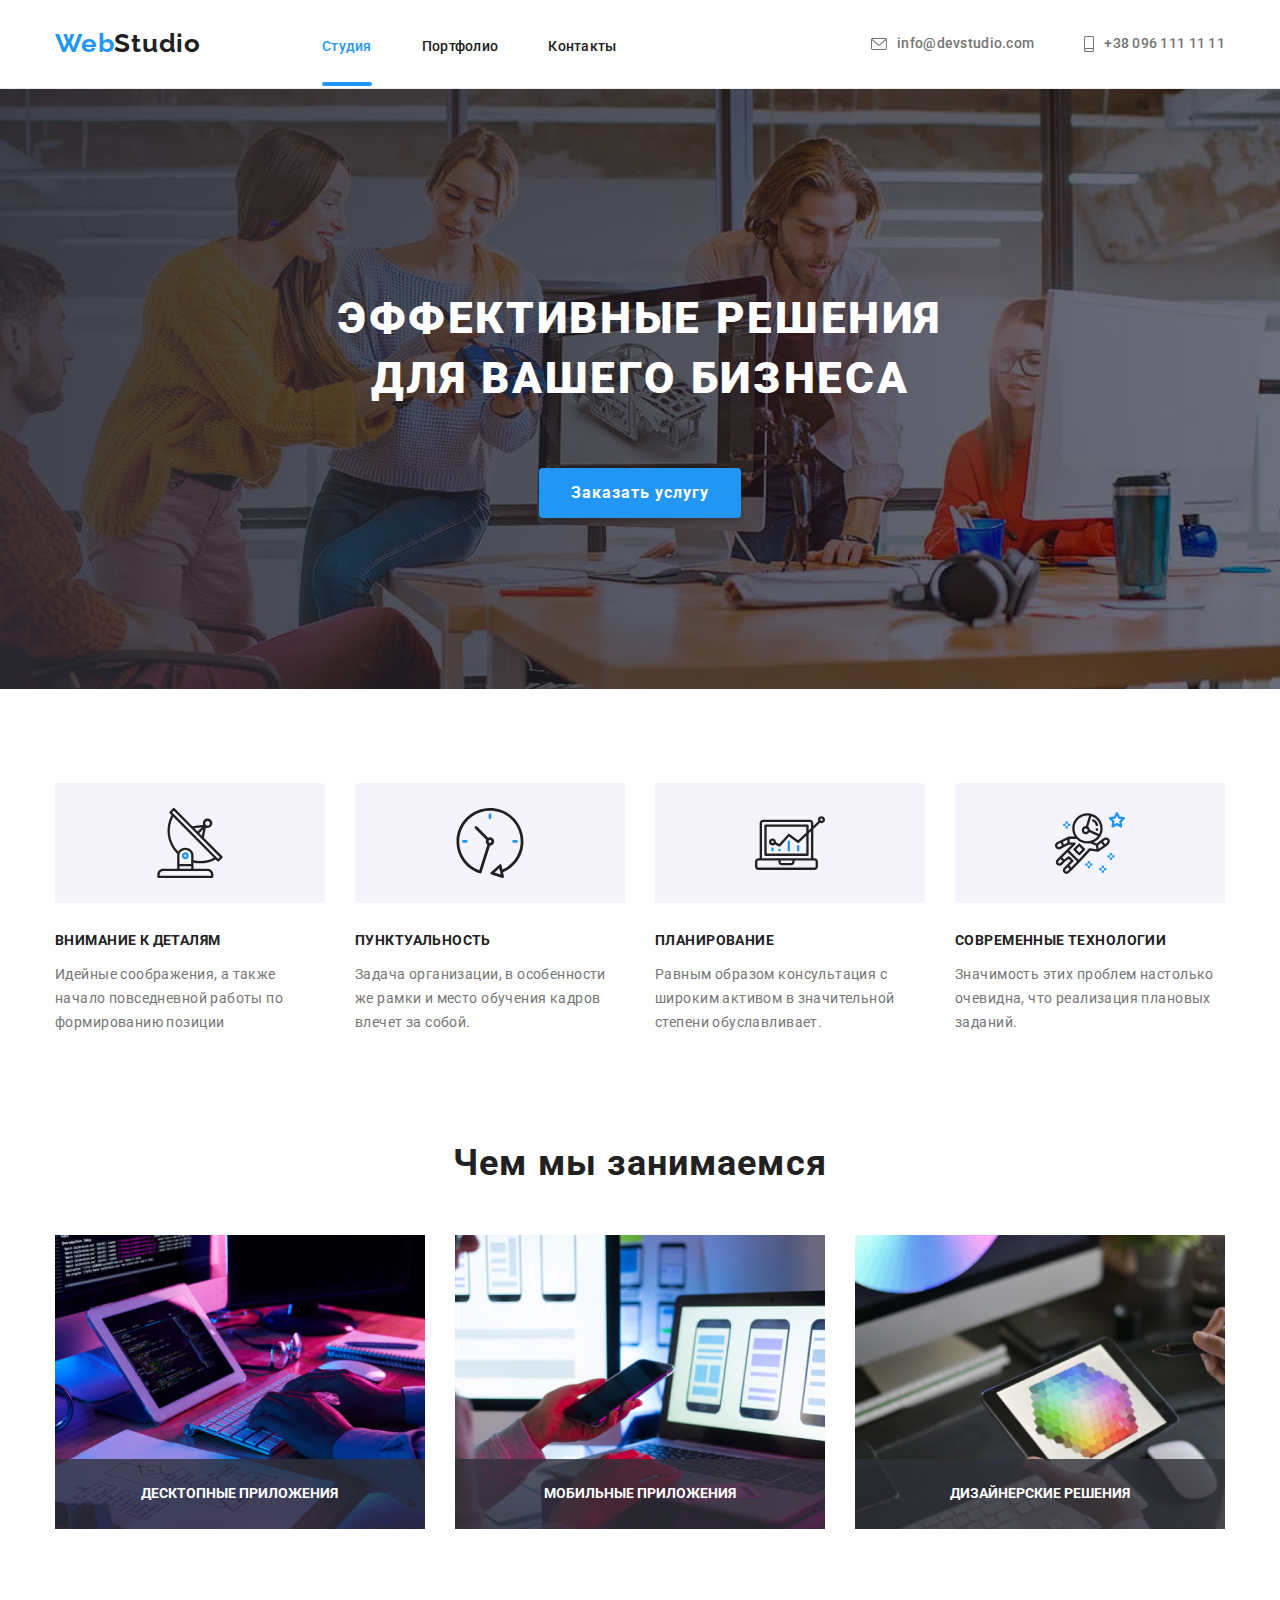
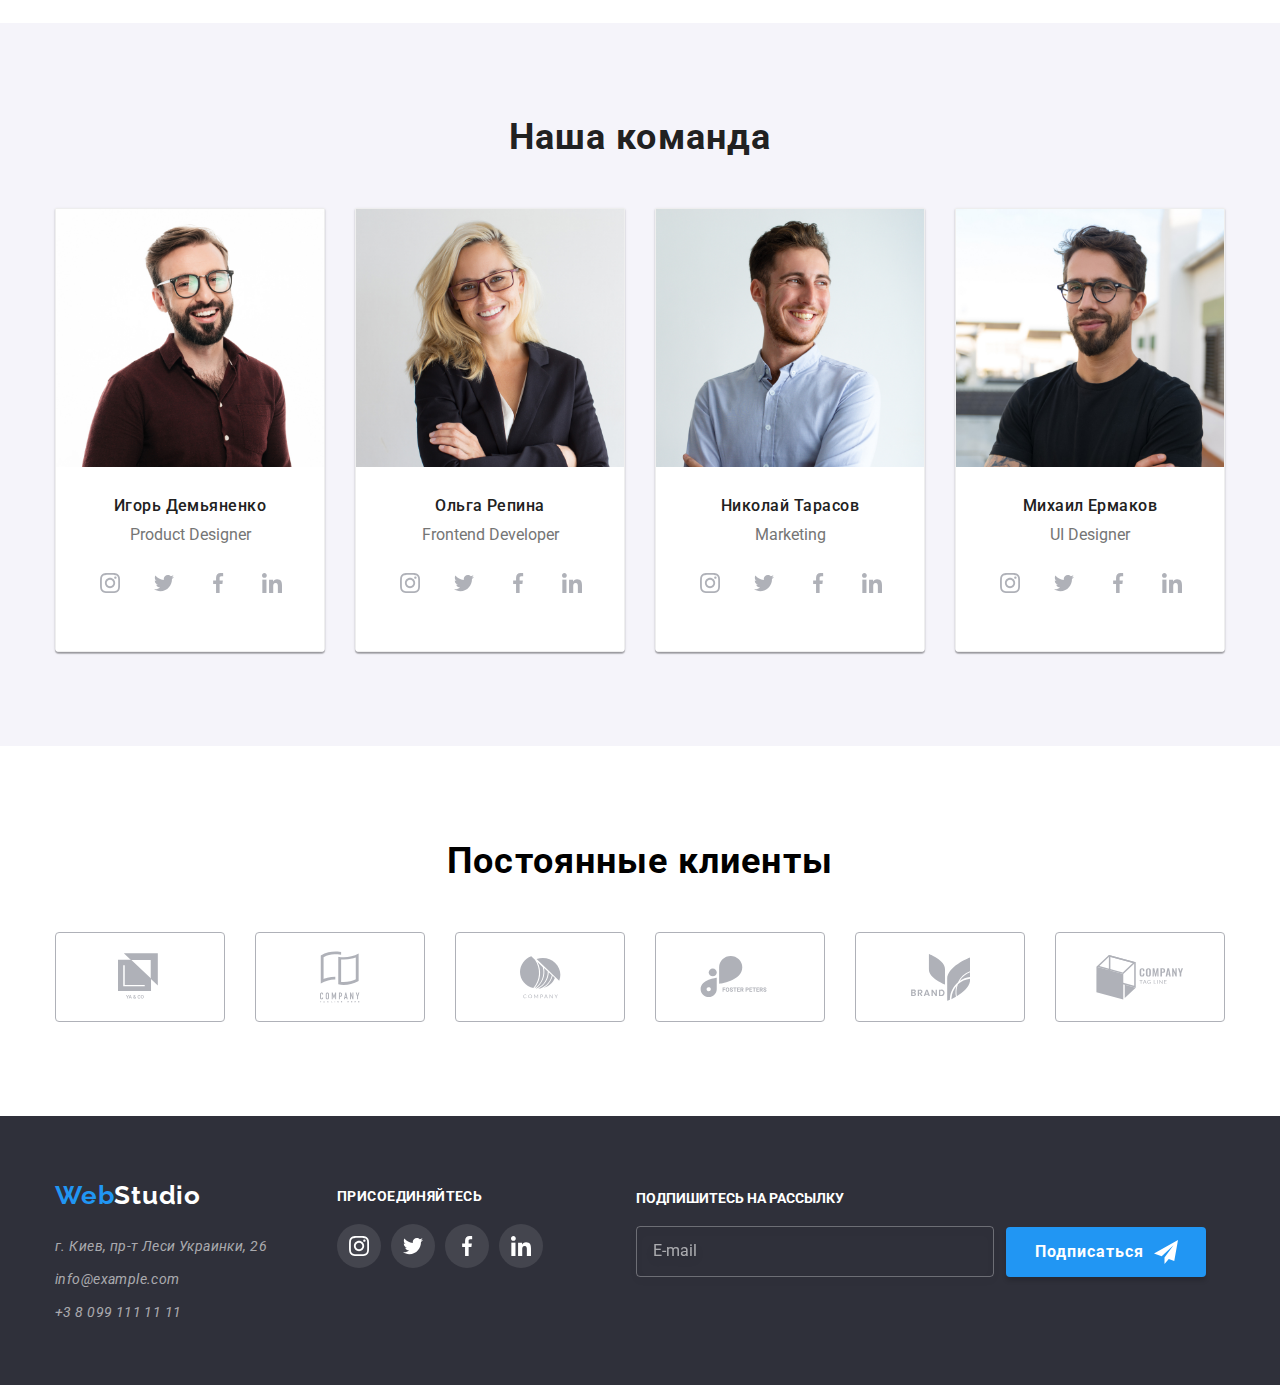
<file: index.html>
<!DOCTYPE html>
<html lang="ru">
<head>
    <meta charset="UTF-8">
    <meta name="viewport" content="width=device-width, initial-scale=1.0">
    <title>WebStudio</title>
    <link href="https://fonts.googleapis.com/css2?family=Raleway:wght@700&family=Roboto:wght@400;500;700;900&display=swap"
        rel="stylesheet">
        <link rel="stylesheet" href="https://cdnjs.cloudflare.com/ajax/libs/modern-normalize/1.0.0/modern-normalize.css">
        <link rel="stylesheet" href="./css/styles.css">
</head>
<body>

    <!-- Хэдэр -->   
    <header class="header">
      <div class="container header-container">
      <nav class="site-nav navigation">
        <a class="logo nav-logo"  href="./index.html" class="nav-logo">Web<span class="logo-studio">Studio</span></a>
        <ul class="list menu">
          <li class="menu-item"><a href="#studio" class="site-link current">Студия</a></li>
          <li class="menu-item"><a href="./portfolio.html" class="site-link">Портфолио</a></li>
          <li class="menu-item"><a href="#contacts" class="site-link">Контакты</a></li>
        </ul>
      </nav>
     
        <ul class="list menu">
          <li class="menu-item">
            <a href="mailto:info@devstudio.com" class="info">
             <svg class="icon-clients" width="16px" height="12px"> 
            <use href="./img/icons_img/symbol-defs.svg#E-mail-envelope-hover" >
            </use>
            </svg>
              info@devstudio.com
            </a>
          </li>

          <li class="menu-item" >
         <a href="tel:+380961111111" class="info">
            <svg class="icon-clients" width='10px' height='16px'>
              <use href="./img/icons_img/symbol-defs.svg#tel-smartphone">
              </use>
              </svg>
            +38 096 111 11 11</a></li>        
        </ul>
      </div>
    </header>

    <!--Уникальный контент страницы-->
    
    <main>
    
    <!-- Герой -->
    <section class="hero ">
      <div  class="container hero-content ">
      
          <h1 class="hero-title">Эффективные решения<br>для вашего бизнеса</h1>
      
        <div  class="hero-title">

         <!--- <button class="button" type="button" data-modal-open>
            Заказать услугу    ...btn...
          </button>-->
          <button class="button" type="button" data-modal-open>
       <!----  <button type="button" class="btn" data-modal-open>-->
            Заказать услугу
          </button>
          
        </div>
      </div>
    </section>
   
    <!-- Детали -->
    <section class="details">
        <div  class="container">
    <!-- скрытый заголовок h2 -->
            <h2 class="section-title visually-hidden">Особенности</h2>  
       
       
            <ul class="list details-list">
              <li class="details-item details-list-icon icon-1">
              
              <h3 class="details-title">Внимание к деталям</h3>
              <p class="details-text">Идейные соображения, а также
                  начало повседневной работы по
                  формированию позиции
              </p>
              </li>
  
              <li class="details-item  details-list-icon icon-2">
              <h3 class="details-title">Пунктуальность</h3>
              <p class="details-text">Задача организации, в особенности 
                 же рамки и место обучения кадров 
                 влечет за собой.
              </p>
              </li>
              <li class="details-item  details-list-icon icon-3">
              <h3 class="details-title">Планирование</h3>
              <p class="details-text">Равным образом консультация с
                 широким активом в значительной 
                 степени обуславливает.
              </p>           
              </li>
              <li class="details-item  details-list-icon icon-4">
              <h3 class="details-title">Современные технологии</h3>
              <p class="details-text">Значимость этих проблем настолько
                 очевидна, что реализация плановых 
                 заданий.
              </p>
              </li>
          </ul>                        
       
    </div>
    </section>
   
    <!-- Чем занимаемся -->
    <section class="occupation">
        <div  class="container">
            <h2 class="occupation-title">Чем мы занимаемся</h2>  
        <ul class="list occupation-list">
            <li class="occupation-item"><img src="img/img-1.jpg" width="370" height="294" alt="Розработка сайта" />
              <p class="wedo-content">Десктопные приложения</p>
            </li>
            <li class="occupation-item"><img src="img/img-2.jpg" width="370" height="294" alt="Адаптация сайта" />
              <p class="wedo-content">Мобильные приложения</p>
            </li>
            <li class="occupation-item"><img src="img/img-3.jpg" width="370" height="294" alt="Дизайн сайта" />
              <p class="wedo-content">Дизайнерские решения</p>
            </li>
        </ul>
    </div>            
    </section>
    
    <!-- Команда -->
    <section class="section team">
        <div  class="container">   
           
          <h2 class="team-title">Наша команда</h2>       
        <ul class="list team-list">
           
          <li class="team-item">
                <img src="img/img-4.jpg" width="270" height="260" alt="Product Designer Игорь Демьяненко" />
            <div class="team-content">   

                <h3 class="team-names">Игорь Демьяненко</h3>
                <p class="team-text">Product Designer</p>
                 
                    <ul class="list social-icons">
                        <li class="social-icons-item">
                          <a class="social-icons-link" href="https://instagram.com/" target="_blank" rel="noopener noreferer"
                            aria-label="Instagram">
                            <svg class="social-icons-svg">
                              <use href="./img/icons_img/symbol-defs.svg#instagram"></use>
                            </svg>
                          </a>
                        </li>
                        <li class="social-icons-item">
                          <a class="social-icons-link" href="https://twitter.com/" target="_blank" rel="noopener noreferer"
                            aria-label="Twitter">
                            <svg class="social-icons-svg">
                              <use href="./img/icons_img/symbol-defs.svg#twitter"></use>
                            </svg>
                          </a>
                        </li>
                        <li class="social-icons-item">
                          <a class="social-icons-link" href="https://facebook.com/" target="_blank" rel="noopener noreferer"
                            aria-label="Facebook">
                            <svg class="social-icons-svg">
                              <use href="./img/icons_img/symbol-defs.svg#facebook"></use>
                            </svg>
                          </a>
                        </li>
                        <li class="social-icons-item">
                          <a class="social-icons-link" href="https://linkedin.com/" target="_blank" rel="noopener noreferer"
                            aria-label="Linkedin">
                            <svg class="social-icons-svg">
                              <use href="./img/icons_img/symbol-defs.svg#linkedin"></use>
                            </svg>
                          </a>
                        </li>
                      </ul>
             </div>    
           </li>        
            <li class="team-item">
                <img src="img/img-5.jpg" width="270" height="260" alt="Frontend Developer Ольга Репина" />
              <div class="team-content">  
                <h3 class="team-names">Ольга Репина</h3>
                <p class="team-text">Frontend Developer</p>
                <ul class="list social-icons">
                  <li class="social-icons-item">
                    <a class="social-icons-link" href="https://instagram.com/" target="_blank" rel="noopener noreferer"
                      aria-label="Instagram">
                      <svg class="social-icons-svg">
                        <use href="./img/icons_img/symbol-defs.svg#instagram"></use>
                      </svg>
                    </a>
                  </li>
                  <li class="social-icons-item">
                    <a class="social-icons-link" href="https://twitter.com/" target="_blank" rel="noopener noreferer"
                      aria-label="Twitter">
                      <svg class="social-icons-svg">
                        <use href="./img/icons_img/symbol-defs.svg#twitter"></use>
                      </svg>
                    </a>
                  </li>
                  <li class="social-icons-item">
                    <a class="social-icons-link" href="https://facebook.com/" target="_blank" rel="noopener noreferer"
                      aria-label="Facebook">
                      <svg class="social-icons-svg">
                        <use href="./img/icons_img/symbol-defs.svg#facebook"></use>
                      </svg>
                    </a>
                  </li>
                  <li class="social-icons-item">
                    <a class="social-icons-link" href="https://linkedin.com/" target="_blank" rel="noopener noreferer"
                      aria-label="Linkedin">
                      <svg class="social-icons-svg">
                        <use href="./img/icons_img/symbol-defs.svg#linkedin"></use>
                      </svg>
                    </a>
                  </li>
                </ul>
           </div>
           </li>
          
            <li class="team-item">
                <img src="img/img-6.jpg" width="270" height="260" alt="Marketing Николай Тарасов" />
               <div class="team-content"> 
                <h3 class="team-names">Николай Тарасов</h3>
                <p class="team-text">Marketing</p>
                <ul class="list social-icons">
                  <li class="social-icons-item">
                    <a class="social-icons-link" href="https://instagram.com/" target="_blank" rel="noopener noreferer"
                      aria-label="Instagram">
                      <svg class="social-icons-svg">
                        <use href="./img/icons_img/symbol-defs.svg#instagram"></use>
                      </svg>
                    </a>
                  </li>
                  <li class="social-icons-item">
                    <a class="social-icons-link" href="https://twitter.com/" target="_blank" rel="noopener noreferer"
                      aria-label="Twitter">
                      <svg class="social-icons-svg">
                        <use href="./img/icons_img/symbol-defs.svg#twitter"></use>
                      </svg>
                    </a>
                  </li>
                  <li class="social-icons-item">
                    <a class="social-icons-link" href="https://facebook.com/" target="_blank" rel="noopener noreferer"
                      aria-label="Facebook">
                      <svg class="social-icons-svg">
                        <use href="./img/icons_img/symbol-defs.svg#facebook"></use>
                      </svg>
                    </a>
                  </li>
                  <li class="social-icons-item">
                    <a class="social-icons-link" href="https://linkedin.com/" target="_blank" rel="noopener noreferer"
                      aria-label="Linkedin">
                      <svg class="social-icons-svg">
                        <use href="./img/icons_img/symbol-defs.svg#linkedin"></use>
                      </svg>
                    </a>
                  </li>
                </ul>
           </div>
            </li>
         
            <li class="team-item">
                <img src="img/img-7.jpg" width="270" height="260" alt="UI Designer Михаил Ермаков" />
               <div class="team-content">
                <h3 class="team-names">Михаил Ермаков</h3>
                <p class="team-text">UI Designer</p>
                <ul class="list social-icons">
                  <li class="social-icons-item">
                    <a class="social-icons-link" href="https://instagram.com/" target="_blank" rel="noopener noreferer"
                      aria-label="Instagram">
                      <svg class="social-icons-svg">
                        <use href="./img/icons_img/symbol-defs.svg#instagram"></use>
                      </svg>
                    </a>
                  </li>
                  <li class="social-icons-item">
                    <a class="social-icons-link" href="https://twitter.com/" target="_blank" rel="noopener noreferer"
                      aria-label="Twitter">
                      <svg class="social-icons-svg">
                        <use href="./img/icons_img/symbol-defs.svg#twitter"></use>
                      </svg>
                    </a>
                  </li>
                  <li class="social-icons-item">
                    <a class="social-icons-link" href="https://facebook.com/" target="_blank" rel="noopener noreferer"
                      aria-label="Facebook">
                      <svg class="social-icons-svg">
                        <use href="./img/icons_img/symbol-defs.svg#facebook"></use>
                      </svg>
                    </a>
                  </li>
                  <li class="social-icons-item">
                    <a class="social-icons-link" href="https://linkedin.com/" target="_blank" rel="noopener noreferer"
                      aria-label="Linkedin">
                      <svg class="social-icons-svg">
                        <use href="./img/icons_img/symbol-defs.svg#linkedin"></use>
                      </svg>
                    </a>
                  </li>
                </ul>
               </div>
              </li>
        
        </ul>
        </div>  
    </section>


     <!-- Постоянные клиенты -->
     
     <div class="clients-bgc"></div>
      <section class="container">
        <div class="clients">
          <h2 class="clients-title">Постоянные клиенты</h2>
          <ul class="list clients-logo">
            <li class="icon-item">
              <a class="link icon-link" href="">
            <svg class="icon-clients" width="44" height="49">
              <use href=" ./img/icons_img/symbol-defs.svg#logo-1-3">
              </use>
            </svg>
          </a>
          </li>
          <li class="icon-item">
            <a class="link icon-link" href="">
              <svg class="icon-clients" width="40" height="52">
                <use href=" ./img/icons_img/symbol-defs.svg#logo-2-3"></use>
              </svg>
            </a>
          </li>
          <li class="icon-item">
            <a class="link icon-link" href="">
              <svg class="icon-clients" width="41" height="43">
                <use href=" ./img/icons_img/symbol-defs.svg#logo-3-3"></use>
              </svg>
            </a>
          </li>
          <li class="icon-item">
            <a class="link icon-link" href="">
              <svg class="icon-clients" width="80" height="42">
                <use href=" ./img/icons_img/symbol-defs.svg#logo-4-3"></use>
              </svg>
            </a>
          </li>
          <li class="icon-item">
            <a class="link icon-link" href="">
              <svg class="icon-clients" width="59" height="47">
                <use href=" ./img/icons_img/symbol-defs.svg#logo-5-3"></use>
              </svg>
            </a>
          </li>
          <li class="icon-item">
            <a class="link icon-link" href="">
              <svg class="icon-clients" width="88" height="45">
                <use href=" ./img/icons_img/symbol-defs.svg#logo-6-3"></use>
              </svg>
            </a>
 </li>
  </ul>
  
  </div>
  </section>
  </div>
    </main> 

    <!-- Футер -->
    <footer class="footer">
       <div  class="container">
        <div class="footer-content">
          <div class="logo-cellar">
        <a href="./index.html" class="footer-logo">Web<span class="footer-span">Studio</span></a>
        
        <address id="contacts" class="f-address">
            <ul class="list footer-list">
                <li class="item">
                  <a href="https://goo.gl/maps/YbcNqUV9bsxS3P7BA" target="blanc" rel="noopener noopener" class="footer-info">г. Киев, пр-т Леси Украинки, 26</a>
                </li>
                <li class="item">
                  <a href="mailto:info@example.com" class="footer-info">info@example.com</a>
                </li>
                <li cclass="item">
                  <a href="tel:+380991111111" class="footer-info">+3 8 099 111 11 11</a> 
                </li>
            </ul>
        </address>
      </div>
      <div class="footer-social">
        <p class="text-connect">присоединяйтесь</p>
        <ul class="list social-icons-footer">
          <li class="social-icons-item">
            <a class="social-icons-link-footer" href="https://instagram.com/" target="_blank" rel="noopener noreferer"
              aria-label="Instagram">
              <svg class="social-icons-footer-svg">
                <use href="./img/icons_img/symbol-defs.svg#instagram"></use>
              </svg>
            </a>
          </li>
          <li class="social-icons-item">
            <a class="social-icons-link-footer" href="https://twitter.com/" target="_blank" rel="noopener noreferer"
              aria-label="Twitter">
              <svg class="social-icons-footer-svg">
                <use href="./img/icons_img/symbol-defs.svg#twitter"></use>
              </svg>
            </a>
          </li>
          <li class="social-icons-item">
            <a class="social-icons-link-footer" href="https://facebook.com/" target="_blank" rel="noopener noreferer"
              aria-label="Facebook">
              <svg class="social-icons-footer-svg">
                <use href="./img/icons_img/symbol-defs.svg#facebook"></use>
              </svg>
            </a>
          </li>
          <li class="social-icons-item">
            <a class="social-icons-link-footer" href="https://linkedin.com/" target="_blank" rel="noopener noreferer"
              aria-label="Linkedin">
              <svg class="social-icons-footer-svg">
                <use href="./img/icons_img/symbol-defs.svg#linkedin"></use>
              </svg>
            </a>
          </li>
        </ul>
      </div>
      <div class="footer-form-container">
        <form class="footer-form">
          <div class="footer-mai-input">
            <label for="footer-mail">Подпишитесь на рассылку</label>
            <input class="helper" type="text" name="footer-mail" id="footer-mail" placeholder="E-mail">
          </div>
          
          <button type="submit">Подписаться <svg class="footer-form-icon"
            width="24px" height="24px">
            <use href="./img/icons_img/symbol-defs.svg#icon-send"></use>
          </svg></button>
        </form>
      </div>
    </div>
    </footer>
    <!-- modal -->
    <div class="backdrop is-hidden" data-modal>
      <div class="modal">
        <button class="modal-button" type="button" data-modal-close><svg width="18px" height="18px">
          <use href=" ./img/icons_img/symbol-defs.svg#close-black-18dp-2-1"></use>
        </svg></button>
        <div class="modal-content">
       <form action="">
          <p class="title">Оставьте свои данные, мы вам перезвоним</p>
      
          <label class="modal-content-label">
            Имя
            <input class="modal-content-imput" type="text" name="user-name">
            <svg class="modal-content-icon" width="18px" height="18px">
              <use href=" ./img/icons_img/symbol-defs.svg#person-black-18dp-1"></use>
            </svg>
          </label>
           <label class="modal-content-label">
              Телефон
            <input class="modal-content-imput" type="tel" name="user-phone"> 
            <svg class="modal-content-icon" width="18px" height="18px">
              <use href=" ./img/icons_img/symbol-defs.svg#phone-black-18dp-1"></use>
            </svg>
          </label>          
          <label class="modal-content-label">
            Почта
            <input class="modal-content-imput" type="email" name="user-mail"> 
            <svg class="modal-content-icon" width="18px" height="18px">
              <use href=" ./img/icons_img/symbol-defs.svg#email-black-18dp-1"></use>
            </svg>
          </label>          
          <label class="modal-content-label">
            Комментарий
            <textarea class="modal-content-imput coments" name="user-comments" rows="10" placeholder="Введите текст"></textarea>
            
          </label>          
          <label class="modal-content-check">
            <input class="modal-input-check hidden" type="checkbox" name="user-contract" >
            <a class="link" href="">Условия договора </a>Соглашаюсь с рассылкой и принимаю
            <span class="input-check-castom"><svg width="14px" height="13px">
              <use href=" ./img/icons_img/symbol-defs.svg#check"></use>
            </svg>
          </span>
          </label>
                    
          <button class="modal-content-button" type="submit">Отправить</button>
      </form>
        </div>
      </div>
    </div>  
    <script src="./js/modal.js"></script>
</body>
</html>
</file>
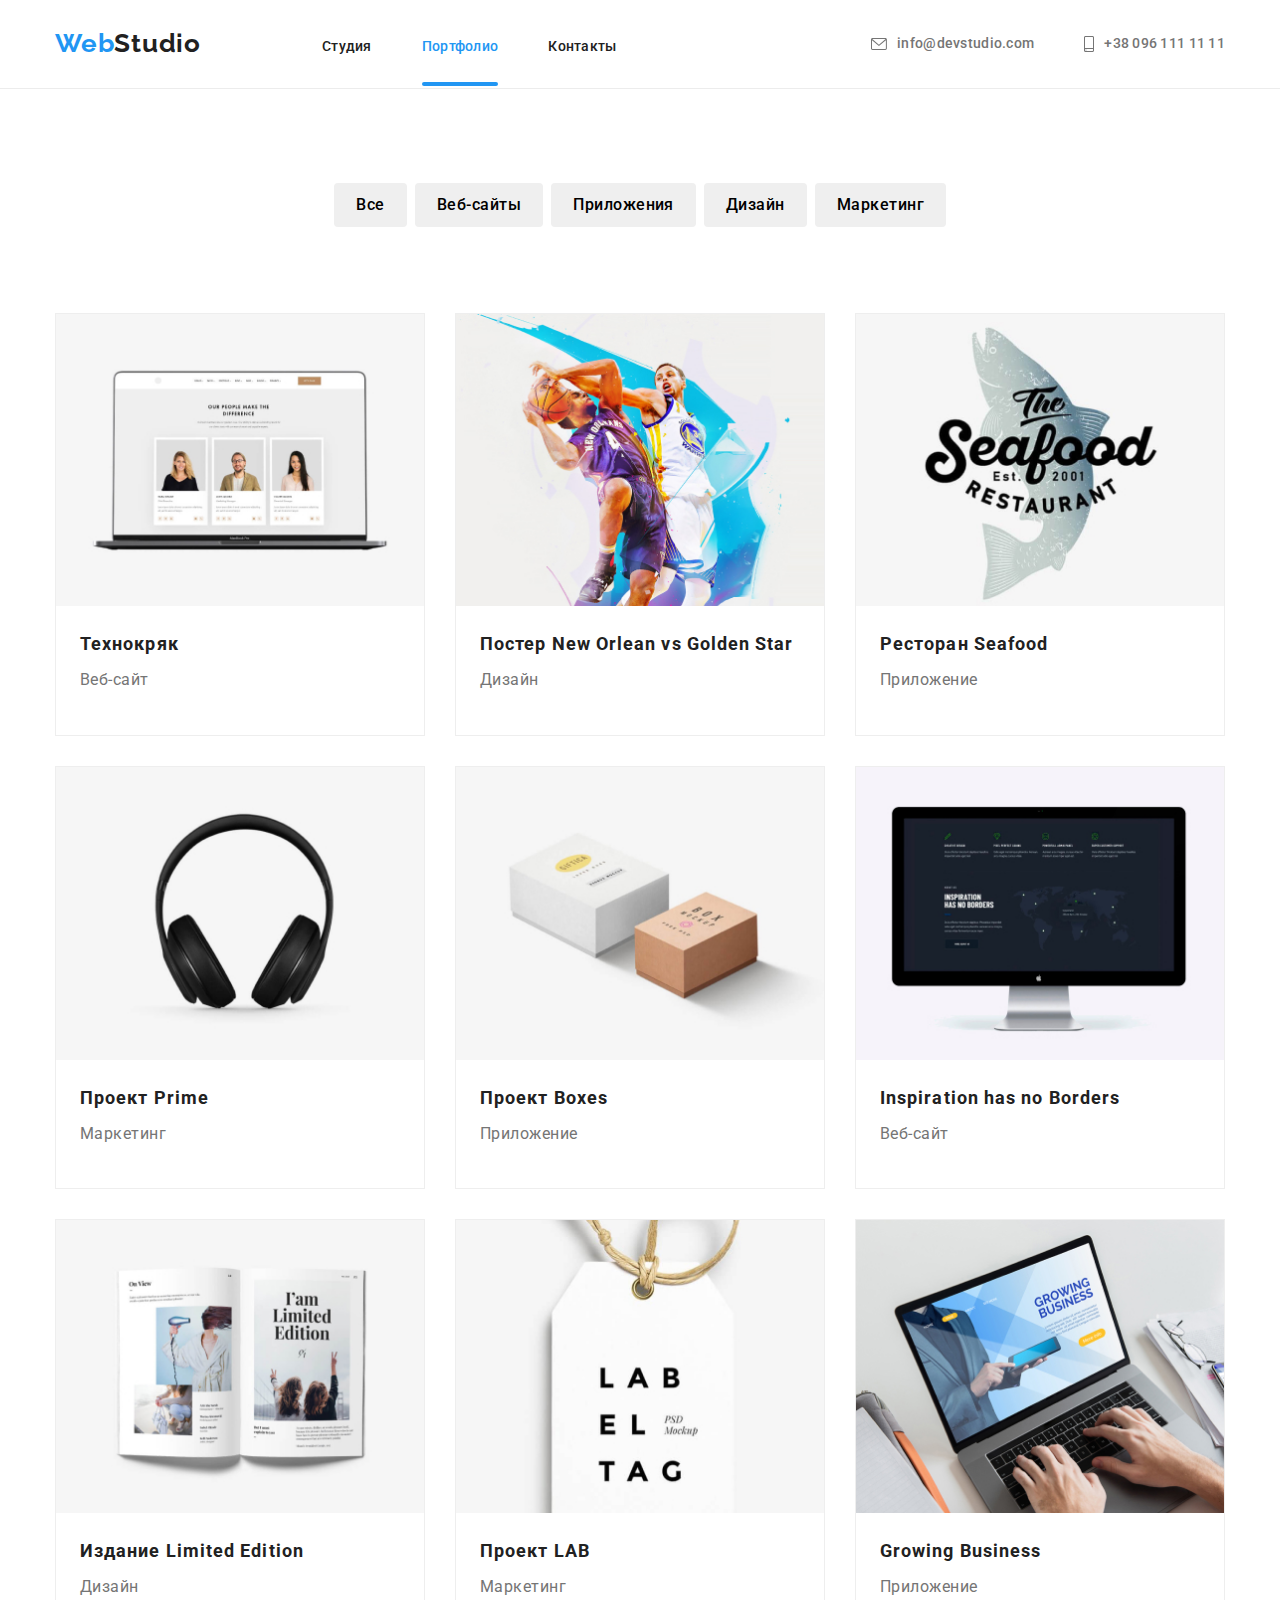
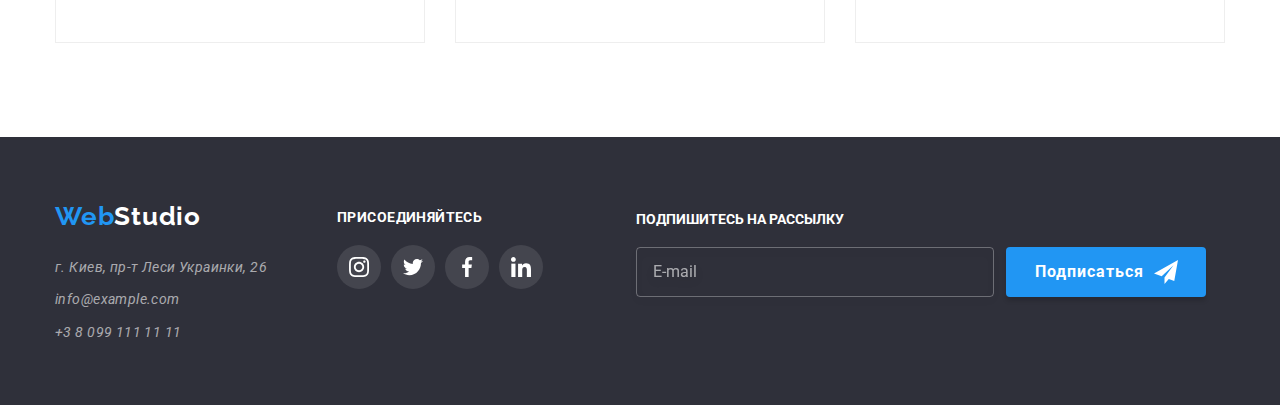
<file: portfolio.html>
<!DOCTYPE html>
<html lang="ru">
<head>
    <meta charset="UTF-8">
    <meta name="viewport" content="width=device-width, initial-scale=1.0">
    <title>Portfolio </title>
    <link href="https://fonts.googleapis.com/css2?family=Raleway:wght@700&family=Roboto:wght@400;500;700;900&display=swap"
    rel="stylesheet">
    <link rel="stylesheet" href="https://cdnjs.cloudflare.com/ajax/libs/modern-normalize/1.0.0/modern-normalize.css">
    <link rel="stylesheet" href="./css/styles.css">
</head>
<body>
       <!-- Хэдэр  -->
    <header class="header">
      <div class="container header-container">
        <nav class="site-nav navigation">
          <a class="logo nav-logo"  href="./index.html" class="nav-logo">Web<span class="logo-studio">Studio</span></a>
          <ul class="list menu">
            <li class="menu-item"><a href="./index.html" class="site-link ">Студия</a></li>
            <li class="menu-item"><a class="site-link current" href="./portfolio.html">Портфолио</a>
          </li>
            
            <li class="menu-item"><a href="#contacts" class="site-link">Контакты</a></li>
         </ul>       
        </nav>
 
        <ul class="list menu">
            <li class="menu-item">
              <a href="mailto:info@devstudio.com"  class="info">
               <svg class="icon-clients" width="16px" height="12px"> 
              <use href="./img/icons_img/symbol-defs.svg#E-mail-envelope-hover" >
              </use>
              </svg>
                info@devstudio.com
              </a>
            </li>
  
            <li class="menu-item" >
           <a href="tel:+380961111111" class="info">
              <svg class="icon-clients" width="10px" height="16px">
                <use href="./img/icons_img/symbol-defs.svg#tel-smartphone">
                </use>
                </svg>
              +38 096 111 11 11</a></li>        
          </ul>
       </div>
    </header>

     <main>

     <!-- Фильтры -->
     
     <section class="filter">
        <div  class="container">
            <nav class="filter-navigation">
            <h1  class="visually-hidden">Портфолио</h1>
         <ul class="list filter-list list menu">
             <li class="filter-item"><button class="link-filter" type="button">Все</button></li>
             <li class="filter-item"><button class="link-filter" type="button">Веб-сайты</button></li>
             <li class="filter-item"><button class="link-filter" type="button">Приложения</button></li>
             <li class="filter-item"><button class="link-filter" type="button">Дизайн</button></li>
             <li class="filter-item"><button class="link-filter" type="button">Маркетинг</button></li>
         </ul>
     </nav>
    </div>
    </section>



     <!-- Оффер -->
<section class="offer">
    <div class="offer container"> 
    <div class="offer-container">
       
        <ul class="list offer-list">
        


          <li class="offer-item">
            <a class="link" href="">  
              <div class="offer-overlay"> 
              <img src="./img/img-21.jpg" alt="экран ноутбука">
              <p class="description">Технокряк это современная площадка распространения коронавируса.
                Компании используют эту платформу для цифрового шпионажа и атак на защищённые сервера конкурентов.</p>
                </div>
              <div class="offer-content"> 
              <h2 class="offer-title">Технокряк</h2>
              <p class="offer-text">Веб-сайт</p>
              </div>
            </a> 
          </li>
    
          <li class="offer-item">
          <a class="link" href=""> 
          <div class="offer-overlay"> 
          <img src="./img/img-22.jpg" alt="баскетбол брасок">
          <p class="description">Технокряк это современная площадка распространения коронавируса.
            Компании используют эту платформу для цифрового шпионажа и атак на защищённые сервера конкурентов.</p>
            </div>
            <div class="offer-content"> 
            <h2 class="offer-title">Постер New Orlean vs Golden Star</h2>
            <p class="offer-text">Дизайн</p>
            </div>
          </a> 
        </li>

        <li class="offer-item">
          <a class="link" href="">  
            <div class="offer-overlay"> 
            <img src="./img/img-23.jpg" alt="логотип ресторана">
            <p class="description">Технокряк это современная площадка распространения коронавируса.
              Компании используют эту платформу для цифрового шпионажа и атак на защищённые сервера конкурентов.</p>
              </div>
            <div class="offer-content"> 
            <h2 class="offer-title">Ресторан Seafood</h2>
            <p class="offer-text">Приложение</p>
            </div>
            </a> 
        </li>

        <li class="offer-item">
          <a class="link" href="">  
            <div class="offer-overlay"> 
            <img src="./img/img-24.jpg" alt="наушники">
            <p class="description">Технокряк это современная площадка распространения коронавируса.
              Компании используют эту платформу для цифрового шпионажа и атак на защищённые сервера конкурентов.</p>
              </div>
            <div class="offer-content"> 
            <h2 class="offer-title">Проект Prime</h2>
            <p class="offer-text">Маркетинг</p>
            </div>
          </a> 
        </li>

        <li class="offer-item">
          <a class="link" href=""> 
            <div class="offer-overlay"> 
            <img src="./img/img-25.jpg" alt="коробки">
            <p class="description">Технокряк это современная площадка распространения коронавируса.
              Компании используют эту платформу для цифрового шпионажа и атак на защищённые сервера конкурентов.</p>
              </div>
            <div class="offer-content"> 
            <h2 class="offer-title">Проект Boxes</h2>
            <p class="offer-text">Приложение</p>
            </div>
        </a>      
        </li>

        <li class="offer-item">
          <a class="link" href="">
            <div class="offer-overlay"> 
            <img src="./img/img-26.jpg" alt="монитор">
            <p class="description">Технокряк это современная площадка распространения коронавируса.
              Компании используют эту платформу для цифрового шпионажа и атак на защищённые сервера конкурентов.</p>
              </div>
            <div class="offer-content"> 
            <h2 class="offer-title">Inspiration has no Borders</h2>
            <p class="offer-text">Веб-сайт</p>
            </div>
          </a>     
        </li>

        <li class="offer-item">
          <a class="link" href=""> 
            <div class="offer-overlay"> 
            <img src="./img/img-27.jpg" alt="журнал">
            <p class="description">Технокряк это современная площадка распространения коронавируса.
              Компании используют эту платформу для цифрового шпионажа и атак на защищённые сервера конкурентов.</p>
              </div>
            <div class="offer-content"> 
            <h2 class="offer-title">Издание Limited Edition</h2>
            <p class="offer-text">Дизайн</p>
            </div>
          </a>   
        </li>

        <li class="offer-item">
          <a class="link" href="">  
            <div class="offer-overlay"> 
            <img src="./img/img-28.jpg" alt="ярлык">
            <p class="description">Технокряк это современная площадка распространения коронавируса.
              Компании используют эту платформу для цифрового шпионажа и атак на защищённые сервера конкурентов.</p>
              </div>
            <div class="offer-content"> 
            <h2 class="offer-title">Проект LAB</h2>
            <p class="offer-text">Маркетинг</p>
            </div>
          </a>  
        </li>

        <li class="offer-item">
          <a class="link" href=""> 
            <div class="offer-overlay"> 
            <img src="./img/img-29.jpg" alt="руки на клавиатуре">
            <p class="description">Технокряк это современная площадка распространения коронавируса.
              Компании используют эту платформу для цифрового шпионажа и атак на защищённые сервера конкурентов.</p>
              </div>
            <div class="offer-content"> 
            <h2 class="offer-title">Growing Business</h2>
            <p class="offer-text">Приложение</p>
            </div>
          </a>
        </li>
    </ul>
    </div>
    </div>
</section>
</main>
   <!-- Футер -->
   <footer class="footer">
    <div  class="container">
     <div class="footer-content">
       <div class="logo-cellar">
     <a href="./index.html" class="footer-logo">Web<span class="footer-span">Studio</span></a>
     
     <address id="contacts" class="f-address">
         <ul class="list footer-list">
             <li class="item">
               <a href="https://goo.gl/maps/YbcNqUV9bsxS3P7BA" target="blanc" rel="noopener noopener" class="footer-info">г. Киев, пр-т Леси Украинки, 26</a>
             </li>
             <li class="item">
               <a href="mailto:info@example.com" class="footer-info">info@example.com</a>
             </li>
             <li cclass="item">
               <a href="tel:+380991111111" class="footer-info">+3 8 099 111 11 11</a> 
             </li>
         </ul>
     </address>
   </div>
   <div class="footer-social">
     <p class="text-connect">присоединяйтесь</p>
     <ul class="list social-icons-footer">
       <li class="social-icons-item">
         <a class="social-icons-link-footer" href="https://instagram.com/" target="_blank" rel="noopener noreferer"
           aria-label="Instagram">
           <svg class="social-icons-footer-svg">
             <use href="./img/icons_img/symbol-defs.svg#instagram"></use>
           </svg>
         </a>
       </li>
       <li class="social-icons-item">
         <a class="social-icons-link-footer" href="https://twitter.com/" target="_blank" rel="noopener noreferer"
           aria-label="Twitter">
           <svg class="social-icons-footer-svg">
             <use href="./img/icons_img/symbol-defs.svg#twitter"></use>
           </svg>
         </a>
       </li>
       <li class="social-icons-item">
         <a class="social-icons-link-footer" href="https://facebook.com/" target="_blank" rel="noopener noreferer"
           aria-label="Facebook">
           <svg class="social-icons-footer-svg">
             <use href="./img/icons_img/symbol-defs.svg#facebook"></use>
           </svg>
         </a>
       </li>
       <li class="social-icons-item">
         <a class="social-icons-link-footer" href="https://linkedin.com/" target="_blank" rel="noopener noreferer"
           aria-label="Linkedin">
           <svg class="social-icons-footer-svg">
             <use href="./img/icons_img/symbol-defs.svg#linkedin"></use>
           </svg>
         </a>
       </li>
     </ul>
   </div>
   <div class="footer-form-container">
     <form class="footer-form">
       <div class="footer-mai-input">
         <label for="footer-mail">Подпишитесь на рассылку</label>
         <input class="helper" type="text" name="footer-mail" id="footer-mail" placeholder="E-mail">
       </div>
       
       <button type="submit">Подписаться <svg class="footer-form-icon"
         width="24px" height="24px">
         <use href="./img/icons_img/symbol-defs.svg#icon-send"></use>
       </svg></button>
     </form>
   </div>
 </div>
 </footer>
</body>
</html>
</file>
<file: css/styles.css>
:root {
    --primary-text-color: #212121;
    --text-color-p: #757575;    
    --white: #FFFFFF;
    --main-background: #E5E5E5;
    --hero-footer-bcg: #2F303A;
    --blue: #2196F3;
    --footer-address: rgba(255, 255, 255, 0.6);
    --bcg-team: #F5F4FA;
    --svg-color: #AFB1B8;

    }

html{
    box-sizing: border-box;    
}
   
*,
*::before,
*::after {
box-sizing: inherit;
}


/* site-nav */
body {
    margin: 0;
    font-family: Roboto, sans-serif;
    line-height: 1.5;
}

h1,
h2, 
h3{
    margin-top: 0;
}
.hidden {
    position: absolute;
    width: 1px;
    height: 1px;
    margin: -1px;
    border: 0;
    padding: 0;
    clip: rect(0 0 0 0);
    overflow: hidden;
  }

.container{
   width: 1200px;
   padding-left: 15px; 
   padding-right: 15px;
   margin-left: auto;
   margin-right: auto;
}

.list{
  list-style: none;  
  margin: 0;
  padding: 0;
}

main{
    background-color: var(--white);
}

li{
    list-style: none;
}

img {
    display: block;
    width: 100%;
    height: auto;
}


/*<!-- Хэдэр -->*/
.site-nav {
    background-color: var(--white);
}
.header{
    
    background-color: var(--white);
    border-bottom: 1px solid #ECECEC;
    
}

.header .contact-linc {
    margin-right: 50px;

}
.header .icon-clients {
    margin-right: 10px
}
.header .logo {
    margin-right: 121px;
}

.header-container{
display: flex;
justify-content: flex-end;
align-items: center;

}

.navigation{
    display: flex;
    align-items: center;
    margin-right: auto;
}

.nav-logo {
    color: var(--blue);
    font-family: Raleway, sans-serif;
    font-weight: 700;
    font-size: 26px;
    list-style: 1.2;
    letter-spacing: 0.03em;
    text-decoration: none;
    margin-right: 93px;
    padding-top: 24px;
    padding-bottom: 25px;
}
.logo-studio{
    color: var(--primary-text-color);
  
}

.site-link {
    color: var(--primary-text-color);
    font-weight: 500;
    font-size: 14px;
    line-height: 0.87;
    letter-spacing: 0.02em;
    text-decoration: none;
}
    .site-link:hover,
    .site-link:focus {
    color: var(--blue);

}

.site-link.current{
    color: var(--blue);
    text-decoration: none;
} 

.menu {
   display: inline-flex;
 
}

.menu-item:not(:last-child) {
    margin-right: 50px;

}
.menu-item {
padding-top: 32px;
padding-bottom: -24px;

}
.info{
    color: var(--text-color-p);
    
    
    font-weight: 500;
    font-size: 14px;
    line-height: 1.14;
    letter-spacing: 0.02em;
    text-decoration: none;
display: flex;
align-items: center;
    
    
  
    padding-bottom: 32px;
}
.info:hover,
.info:focus{
    color: var(--blue);
}
.icon-contacts {
    margin-right: 10px;
}
.menu-item a:hover,
.menu-item a:focus{
    color: var(--blue);
}
/* подчёркивание текущей ссылки.*/
.header .site-link.current::after {
   
    display: block;
    content: '';
    position: absolute;
    height: 4px;
    width: 100%;
    left: 0;
    bottom: 0; 
    margin-top: 24px;
    
position: relative;
         
    background-color: var(--blue);
    border-radius: 2px;
   
} 


/* hero */
.hero {
    background-color: var(--hero-footer-bcg);
    padding-top: 200px;
    padding-bottom: 210px;
    
    background-image: linear-gradient(
        to right,
        rgba(47, 48, 58, 0.8),
        rgba(0, 0, 0, 0.2)        
        ),
     url('../img/fon_img/fon.jpg');
     
    background-repeat: no-repeat;
 
    height: 600px;
    background-position: center;
    background-size: 100 ;


}

.hero-content {
    max-width: 696px;

}

.hero-title {
    color: var(--white);
    font-weight: 900;
    font-size: 44px;
    line-height: 1.36;
   
    text-align: center;
    letter-spacing: 0.06em;
    text-transform: uppercase;
    
}

.hero .button {
    border: 1px solid var(--blue);
    display: inline-block;
    padding: 10px 32px;
    color: var(--white);
    background-color: var(--blue);
    text-decoration: none;
    font-weight: 700;
    font-size: 16px;
    line-height: 1.87;
    box-shadow: 0px 4px 4px rgba(0, 0, 0, 0.15);
    border-radius: 4px;
    margin-top: 30px;
    align-items: center;
    text-align: center;
    letter-spacing: 0.06em;
    border: 0;
    transition-property: background-color;
    transition-duration: 250ms;
    transition-timing-function: cubic-bezier(0.4, 0, 0.2, 1);
}

.hero .button :hover,
.hero .button :focus {
    background-color: #188ce8;
}

.section{
    padding-top: 94px;
    padding-bottom: 94px;
    
}



/* details */
.details{
    background-color: var(---white);
    padding-top: 94px;
    padding-bottom: 94px;
}

.details-title{
    color: var(--primary-text-color);

    font-weight: 700;
    font-size: 14px;
    line-height: 1.14;
    letter-spacing: 0.03em;
    text-transform: uppercase;
}

.details-list {
    display: flex;
    flex-wrap: wrap;
    margin-left: -30px;
    margin-top: -30px;
    padding: 0;
    list-style: none;
}

.details-item::before {
    display: block;
    justify-content: center;
    align-items: center;
    content: "";
    height: 120px;
    border-radius: 4px;
    border: 1px solid transparent;
    background-color: var(--bcg-team);
    margin-bottom: 30px;
    background-repeat: no-repeat;
    background-position: center;

}

.icon-1::before {
    background-image: url(..//img/icons_img/antenna-1.svg);
}
.icon-2::before {
    background-image: url(..//img/icons_img/clock-1.svg);
}
.icon-3::before {
    background-image: url(..//img/icons_img/diagram-1.svg);
}
.icon-4::before {
    background-image: url(..//img/icons_img/astronaut-1.svg );
}

.details-item {
    flex-basis: calc(100% / 4 - 30px);
    margin-left: 30px;
    margin-top: 30px;
}

.details-text {
    color: var(--text-color-p); 

    font-weight: 400;
    font-size: 14px;
    line-height: 1.71;
    letter-spacing: 0.03em;
}

.visually-hidden {
    position: absolute !important;
    clip: rect(1px 1px 1px 1px);
    clip: rect(1px, 1px, 1px, 1px);
    padding: 0 !important;
    border: 0 !important;
    height: 1px !important;
    width: 1px !important;
    overflow: hidden;
  }



/*<!-- Чем занимаемся -->*/
/* occupation */
.occupation {
    background-color: var(---white);
    padding-bottom: 94px;
}
.occupation-title {
    color: var(--primary-text-color);
    margin-bottom: 50px;
    font-weight: 700;
    font-size: 36px;
    line-height: 1.16;
    text-align: center;
    letter-spacing: 0.03em;
}
.occupation-list {
    display: flex;
    flex-wrap: wrap;
    margin-left: -30px;
    margin-top: -30px;
    padding: 0;
    list-style: none;
}

.occupation-item {
    flex-basis: calc(100% / 3 - 30px);
    border-radius: 4px;
    margin-left: 30px;
    margin-top: 30px;
    text-align: center;
}


.occupation-list .occupation-item {
    position: relative;
}

.occupation .wedo-content {
    position: absolute;
    bottom: 0;
    margin-top: 0;
    margin-bottom: 0;
    padding-top: 27px;
    padding-bottom: 27px;
  
    width: 100%;
  
    font-weight: 700;
    font-size: 14px;
    line-height: 1.14;
    text-align: center;
    text-transform: uppercase;
  
    background-color: rgba(47, 48, 58, 0.8);
    color: #ffffff;
}



/* team */

.team {
    background-color: var(--bcg-team);
    padding-top: 94px;
   
}

.team-title {
    color: var(--primary-text-color);
    font-weight: 700;
    font-size: 36px;
    line-height: 1.16;
    text-align: center;
    letter-spacing: 0.03em;
    margin-bottom: 50px;
}

.team-list {
    display: flex;
    flex-wrap: wrap;
    margin-left: -30px;
    margin-top: -30px;
    padding: 0;
    list-style: none;
}

.team-item {
    flex-basis: calc(100% / 4 - 30px);
    text-align: center;
    margin-left: 30px;
    margin-top: 30px;
    width: 270px;
   border: 1px solid #EEEEEE;
   box-shadow: 0px 1px 3px rgba(0, 0, 0, 0.12), 0px 1px 1px rgba(0, 0, 0, 0.14), 0px 2px 1px rgba(0, 0, 0, 0.2);
    border-radius: 0px 0px 4px 4px;
}

.team-content {
    background-color:  #FFFFFF;
    padding-top: 30px;
    padding-bottom: 30px;
}

.team-names{
    color: var(--primary-text-color);
    font-weight: 500;
    font-size: 16px;
    line-height: 1.18;
  
    letter-spacing: 0.03em;
    margin-bottom: 10px;
}

.team-text{
    color: var(--text-color-p);
    margin: 0px;
    font-weight: 400;
    font-size: 16px;
    line-height: 1.18 
}
    
.social-icons-svg {
    width: 20px;
    height: 20px;
    list-style: none;
    fill: var(--svg-color);
    transition-property: fill;
    transition-duration: 250ms;
    transition-timing-function: cubic-bezier(0.4, 0, 0.2, 1);
  }
  .social-icons-footer-svg {
    width: 20px;
    height: 20px;
    list-style: none;
    fill: var(--white);
    transition-property: fill;
    transition-duration: 250ms;
    transition-timing-function: cubic-bezier(0.4, 0, 0.2, 1);
  }
  .social-icons {
    display: flex;
    list-style: none;
    padding-top: 0;
    padding-left: 32px;
    padding-right: 32px;
    margin-block-start: 1em;
    margin-block-end: 1em;
  }
  .social-icons-footer {
    display: flex;
    list-style: none;
    padding: 0;
    margin-top: 20px;
    margin-bottom: 0;
    margin-left: 0;
    margin-right: 0;
  }
  .social-icons-item:not(:last-child) {
    margin-right: 10px;
  }
  .social-icons-link {
    display: flex;
    justify-content: center;
    align-items: center;
    width: 44px;
    height: 44px;
    background-color: var(--white);
    border-radius: 50%;
    transition-property: background-color;
    transition-duration: 250ms;
    transition-timing-function: cubic-bezier(0.4, 0, 0.2, 1);
  }
  .social-icons-link-footer {
    display: flex;
    justify-content: center;
    align-items: center;
    width: 44px;
    height: 44px;
    background-color: rgba(255, 255, 255, 0.1);
    border-radius: 50%;
    transition-property: background-color;
    transition-duration: 250ms;
    transition-timing-function: cubic-bezier(0.4, 0, 0.2, 1);
  }
  .social-icons-link:hover .social-icons-svg,
  .social-icons-link:focus .social-icons-svg {
    fill: var(--white);
  }
  .social-icons-link:hover,
  .social-icons-link:focus {
    background-color: var(--blue);
  }
  
  .social-icons-link-footer:hover .social-icons-footer-svg,
  .social-icons-link-footer:focus .social-icons-footer-svg {
    fill: var(--white);
  }
  .social-icons-link-footer:hover,
  .social-icons-link-footer:focus {
    background-color: var(--blue);
}

 /*<!-- Постоянные клиенты -->*/ 
        /*  clients */ 
.clients-bgc {
    background-color: var(--white);        
}
.clients {
    padding-bottom: 94px;
    padding-top: 94px;
}
.clients-title {
    font-family: Roboto;
    font-style: normal;
    font-weight: bold;
    font-size: 36px;
    line-height: 1.17em;
    letter-spacing: 0.03em;
    color: var(--black);
    margin-top: 0;
    margin-bottom: 50px;
    text-align: center;            
}
.clients-logo {
    list-style: none;
    display: flex;
    padding: 0;
    margin: 0;
}
.icon-item:not(:last-child) {
    margin-right: 30px;
}
.icon-link:last-child {
    margin-right: 0;
}
.icon-link {
    display: flex;
    color: #afb1b8;
    width: 170px;
    height: 90px;
    border: 1px solid #afb1b8;
    border-radius: 4px;
    justify-content: center;
    align-items: center;
}
.icon-clients {
    fill: currentColor;
}
.icon-link:hover .icon-clients,
.icon-link:focus .icon-clients {
    fill: var(--blue);
}
.icon-link:hover,
.icon-link:focus {
    background-color: var(--white);
    border: 1px solid #2196f3;
}          
         

  /* Portfolio */
/* Фильтры */
.filter {
    background-color: var(---white);
    padding-top: 94px;
    padding-bottom: 56px;
}

.filter-item:not(:last-child) {
    margin-right: 8px;
}
    
.filter-navigation {
    display: flex;
    align-items: center;
    justify-content: center;
   
}

.link-filter {
    display: inline-block;
    min-width: 73px;
    color: var(--primary-text-color);
    font-family: inherit;
    font-weight: 500;
    font-size: 16px;
    line-height: 1.62; 
    text-align: center;
    letter-spacing: 0.03em;
    padding-right: 22px;
    padding-left: 22px;
    padding-top: 9px;
    padding-bottom: 9px;
    border-radius: 4px;
    text-align: center;
    border: none;
    font-family: "Roboto";
    letter-spacing: 0.03em;
    color: var(--black);
    transition-property: background-color, color;
    transition-duration: 250ms;
    transition-timing-function: cubic-bezier(0.4, 0, 0.2, 1);
}

.filter .link-filter:hover,
.link-filterk:focus {
    background: var(--blue);
    color: var(--white);
    box-shadow: 0px 3px 1px rgba(0, 0, 0, 0.1), 0px 1px 2px rgba(0, 0, 0, 0.08),
    0px 2px 2px rgba(0, 0, 0, 0.12);
}


/* Offer */

.Offer {
    background-color: var(---white);
}
.offer-container{
 padding-bottom: 94px;
}
.offer-title {
    color: var(--primary-text-color);
    margin-bottom: 4px;
    font-weight: 700;
    font-size: 18px;
    line-height: 2;
    letter-spacing: 0.06em;
}
.offer-list {
    display: flex;
    flex-wrap: wrap;
    margin-left: -30px;
    margin-top: -30px;
    padding: 0;
    list-style: none;

    padding-left: 0;
    margin-top: 0px;
    margin-bottom: 0;
}

.offer-item {
    flex-basis: calc(100% / 3- 30px);
    margin-left: 30px;
    margin-top: 30px;
    width: 370px;
    border-radius: 0px 0px 4px 4px;
}

.offer-content {
    background-color:  #FFFFFF;
    padding: 20px 24px;

}

.offer-text {
    color: var(--text-color-p);
    margin: 0px;
    font-weight: 400;
    font-size: 16px;
    line-height: 1.8;
    letter-spacing: 0.03em;
}

.offer .link {
    display: block;
    background: var(--white);
    border: 1px solid #eeeeee;
    text-decoration: none;
    padding-bottom: 20px;
    transition-property: box-shadow;
    transition-duration: 250ms;
    transition-timing-function: cubic-bezier(0.4, 0, 0.2, 1);

}
.offer .link:hover,
.offer .link:focus {
  box-shadow: 0px 1px 1px rgba(0, 0, 0, 0.12), 0px 4px 4px rgba(0, 0, 0, 0.06),
    1px 4px 6px rgba(0, 0, 0, 0.16);
}
.offer-overlay {
    position: relative;
    display: flex;
    align-items: center;
    overflow: hidden;
}
.offer-overlay::before {
    content: '';
    position: absolute;
    width: 100%;
    height: 100%;
  
    background: rgba(33, 150, 243, 0.9);
    opacity: 0;
  
    transition-property: opacity, transform;
    transition-duration: 250ms;
    transition-timing-function: cubic-bezier(0.4, 0, 0.2, 1);
    transform: translateY(100%);
}
.offer .link:hover .offer-overlay::before,
.offer .link:focus .offer-overlay::before {
    opacity: 1;
    transform: translateY(0);
}
  
.offer-overlay > .description {
    position: absolute;
    margin-top: 0;
    margin-bottom: 0;
    padding-right: 24px;
    padding-left: 24px;
    font-size: 18px;
    line-height: 1.555;
    color: #ffffff;
    opacity: 0;
    transition-property: opacity, transform;
    transition-duration: 250ms;
    transition-timing-function: cubic-bezier(0.4, 0, 0.2, 1);
    transform: translateY(100%);
}
  
.offer .link:hover .description,
.offer .link:focus .description {
    opacity: 1;
    transform: translateY(0);
}
  

/* footer */
.footer {
    background-color: var(--hero-footer-bcg);
    padding-top: 60px;
    padding-bottom: 60px;
    
}
.footer-logo {
    color: var(--blue);

    font-family: Raleway, sans-serif;
    font-weight: 700;
    font-size: 26px;
    list-style: 1.2;
    letter-spacing: 0.03em;
    text-decoration: none;
}
.footer-span {
    color: var(--white);
}   

.f-address {
    color: var(--white);
    font-weight: 400;
    font-size: 14px;
    line-height: 1.71;
    letter-spacing: 0.03em;
    margin: 0;
    margin-top: 20px;
}
.footer-list .item:not(:last-child){
    margin-bottom: 9px;
}

.f-address:hover,
.f-address:focus {
    color: var(--blue);
    text-decoration: none;
}

.footer-info {
    color: var(--footer-address);

    font-weight: 400;
    font-size: 14px;
    line-height: 1.71
    letter-spacing: 0.03em;
    text-decoration: none;
}

.footer-info:hover,
.footer-info:focus {
    color: var(--blue);
}
.footer-content {
    display: flex;
}
.footer-social {
    margin-left: 70px;
    padding-top: 12px;
}
.text-connect {
    font-family: Roboto;
    font-style: normal;
    font-weight: bold;
    font-size: 14px;
    line-height: 16px;
    letter-spacing: 0.03em;
    text-transform: uppercase;
    color: var(--white);
    padding: 0;
    margin: 0;
}

/* footer-form */

.footer-form {
    display: flex;
    align-items: flex-end;
}
.footer-mai-input {
    display: flex;
    flex-direction: column;
}
.footer-mai-input .helper::placeholder {
    color: rgba(255, 255, 255, 0.6);
}
.footer-mai-input label {
    font-weight: 700;
    font-size: 14px;
    line-height: 1.142;
    text-transform: uppercase;
    color: #ffffff;
}
.footer-mai-input input {
    margin-top: 20px;
    padding-top: 15px;
    padding-right: 16px;
    padding-bottom: 15px;
    padding-left: 16px;
    width: 358px;
    border: 1px solid rgba(255, 255, 255, 0.3);
    filter: drop-shadow(0px 4px 4px rgba(0, 0, 0, 0.15));
    border-radius: 4px;
    background-color: transparent;
}
.footer-form-container {
    padding-top: 14px;
    margin-left: 93px;
}
 
.footer-form-container button {
    margin-left: 12px;
    padding-top: 10px;
    padding-right: 28px;
    padding-bottom: 10px;
    padding-left: 29px;
    display: flex;
    align-items: center;
    font-weight: 700;
    font-size: 16px;
    line-height: 1.875;
    letter-spacing: 0.06em;
    color: #ffffff;
    background-color: var(--blue);
    border: 0;
    box-shadow: 0px 4px 4px rgba(0, 0, 0, 0.15);
    border-radius: 4px;
}
.footer-form-icon {
    margin-left: 10px;
    fill: var(--white);
}
 
/* modal */
.backdrop {
    position: fixed;
    top: 0;
    left: 0;
    width: 100%;
    height: 100%;
    background: rgba(0, 0, 0, 0.2);
    transition-property: opacity;
    transition-duration: 250ms;
    transition-timing-function: cubic-bezier(0.4, 0, 0.2, 1);
}
.backdrop.is-hidden {
    opacity: 0;
    pointer-events: none;
}
.modal {
    padding: 40px;
    position: absolute;
    top: 50%;
    left: 50%;
  
    width: 528px;
    height: 581px;
  
    background: #ffffff;
    box-shadow: 0px 1px 3px rgba(0, 0, 0, 0.12), 0px 1px 1px rgba(0, 0, 0, 0.14),
      0px 2px 1px rgba(0, 0, 0, 0.2);
    border-radius: 4px;
  
    transform: translate(-50%, -50%) scale(1);
    transition: transform 250ms cubic-bezier(0.4, 0, 0.2, 1);
}
.backdrop .is-hidden .modal {
    transform: translate(-50%, -50%) scale(0);
}
.modal .modal-button {
    position: absolute;
    right: 8px;
    top: 8px;
    padding: 5px;
  
    width: 30px;
    height: 30px;
  
    background-color: #fff;
    border: 1px solid rgba(0, 0, 0, 0.1);
    border-radius: 50%;
    transition-property: border;
    transition-duration: 250ms;
    transition-timing-function: cubic-bezier(0.4, 0, 0.2, 1);
}
.modal-button:hover,
.modal-button:focus {
    fill: var(--blue);
}
.modal-content {
    display: flex;
    flex-direction: column;
    /* align-items: center; */
}
.modal-content .title {
    margin-top: 0;
    margin-bottom: 12px;
  
    font-weight: 700;
    font-size: 20px;
    line-height: 1.15;
    text-align: center;
    color: var(--primary-text-color);
}
.modal-content-label {
    position: relative;
    display: block;
  
    font-weight: 400;
    font-size: 12px;
    line-height: 1.166;
    letter-spacing: 0.01em;
    color: var(--text-color-p);
}
.modal-content-label:nth-child(n + 3) {
    margin-top: 10px;
}
.modal-content-imput {
    margin-top: 4px;
    padding-top: 12px;
    padding-right: 16px;
    padding-bottom: 12px;
    padding-left: 35px;
    display: block;
    border: 1px solid rgba(33, 33, 33, 0.2);
    border-radius: 4px;
    width: 100%;
    resize: none;
    transition-property: border;
    transition-duration: 250ms;
    transition-timing-function: cubic-bezier(0.4, 0, 0.2, 1);
}
  
.modal-content-imput:focus,
.modal-content-imput:hover {
    border: 1px solid var(--blue);
}
.modal-content-imput:focus ~ .modal-content-icon,
.modal-content-imput:hover ~ .modal-content-icon {
    fill: var(--blue);
}
.modal-content-imput.coments {
    padding-left: 16px;
    height: 120px;
}
.modal-content-imput.coments::placeholder {
    color: rgba(117, 117, 117, 0.5);
}
.modal-content-icon {
    position: absolute;
    top: 50%;
    left: 12px;
    transition-property: fill;
    transition-duration: 250ms;
    transition-timing-function: cubic-bezier(0.4, 0, 0.2, 1);
}
.modal-content-check  {
    display: flex;
    align-items: center;
    flex-direction: row-reverse;
  
    margin-top: 20px;
    margin-right: auto;
    margin-left: auto;
  
    font-weight: 400;
    font-size: 14px;
    line-height: 1.714;
    color: var(--text-color-p);
    justify-content: center;
    letter-spacing: 0.03em;
        
}
.input-check-castom {
    margin-right: 7px;
    width: 16px;
    height: 15px;
    border: 1px solid #212121;
    border-radius: 4px;
    fill: #ffffff;
    background-color: #ffffff;
    transition-property: background-color, border-color;
    transition-duration: 250ms;
    transition-timing-function: cubic-bezier(0.4, 0, 0.2, 1);
}
.input-check-castom svg {
    display: block;
}
.modal-input-check:checked ~ .input-check-castom {
    background-color: var(--blue);
    border-color: var(--blue);
}
.modal-content-check .link {
    margin-left: 4px;
    color: var(--blue);
}
.modal-content-button {
    display: block;
    margin-top: 30px;
    margin-right: auto;
    margin-left: auto;
    padding-top: 10px;
    padding-right: 55px;
    padding-bottom: 10px;
    padding-left: 56px;
    font-weight: 700;
    font-size: 16px;
    line-height: 1.875;
    letter-spacing: 0.06em;
    color: #ffffff;
    background-color: #2196f3;
    box-shadow: 0px 4px 4px rgba(0, 0, 0, 0.15);
    border-radius: 4px;
    border: 0;
    transition-property: background-color;
    transition-duration: 250ms;
    transition-timing-function: cubic-bezier(0.4, 0, 0.2, 1);
}
.modal-content-button:hover,
.modal-content-button:focus {
    background: #188ce8;
    box-shadow: 0px 4px 4px rgba(0, 0, 0, 0.15);
    border-radius: 4px;
}
</file>
